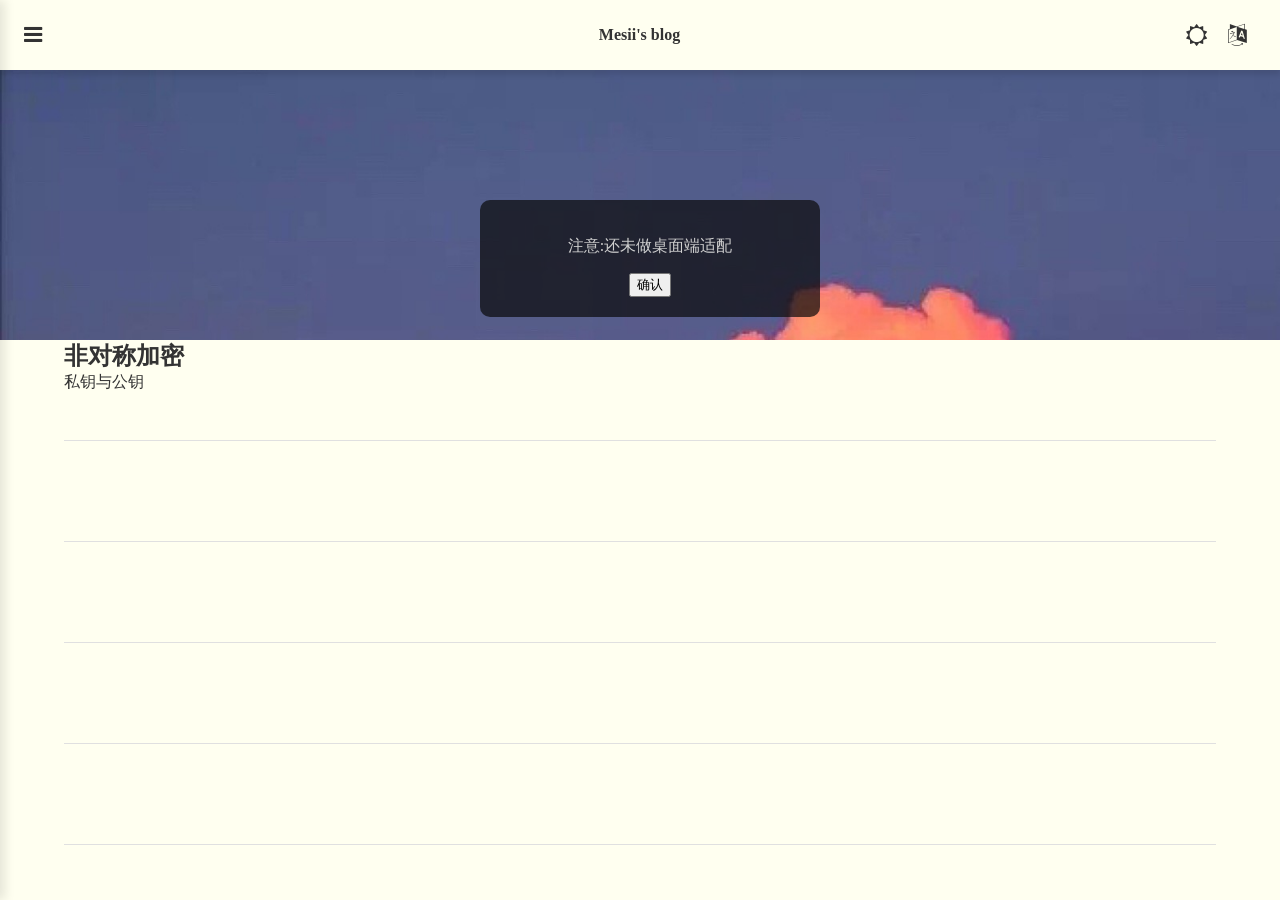
<file: index.html>
<!doctype html>
<html lang="zh-CN">
  <head>
    <meta charset="UTF-8" />
    <meta name="viewport" content="width=device-width, initial-scale=1.0" />
    <title>Mesii's Blog</title>

    <link
      rel="stylesheet"
      href="https://cdnjs.cloudflare.com/ajax/libs/font-awesome/4.7.0/css/font-awesome.min.css"
      integrity="sha512-SfTiTlX6kk+qitfevl/7LibUOeJWlt9rbyDn92a1DqWOw9vWG2MFoays0sgObmWazO5BQPiFucnnEAjpAB+/Sw=="
      crossorigin="anonymous"
      referrerpolicy="no-referrer"
    />
    <style>
      :root {
        /* 白天模式变量 */
        --bg-color: #fffff0;
        --text-color: #333;
        --card-bg: #fffff0;
        --header-bg: rgba(255, 255, 240, 0.2);
        --border-color: #e0e0e0;
        --hover-color: #efefe0;
        --sidebar-bg: rgba(100, 100, 100, 0.95);
        --sidebar-text: #e0e0e0;
      }

      [data-theme="dark"] {
        /* 夜间模式变量 */
        --bg-color: #1a1a1a;
        --text-color: #e0e0e0;
        --card-bg: #2d2d2d;
        --header-bg: rgba(45, 45, 45, 0.2);
        --border-color: #404040;
        --hover-color: #3a3a3a;
        --sidebar-bg: rgba(20, 20, 20, 0.95);
        --sidebar-text: #d0d0d0;
      }

      body {
        height: 100vh;
        margin: 0px;
        overflow: hidden;
      }
      /*大盒子*/
      .a1 {
        display: flex;
        align-items: center;
        justify-content: space-between;
        width: calc(100% - 40px);
        height: 70px;
        padding-left: 20px;
        padding-right: 20px;
        background-color: var(--header-bg);
        backdrop-filter: blur(1px);
        position: fixed;
        z-index: 998;
        box-shadow: 0px 5px 5px rgba(0, 0, 0, 0.1);
        color: var(--text-color);
      }
      .a2 {
        width: 100%;
        height: 100vh;
        overflow-y: auto;
        background-color: var(--bg-color);
      }
      /*侧边栏*/
      .a3 {
        display: flex;
        flex-direction: column;
        align-items: center;
        transform: translateX(-100%);
        width: 200px;
        height: 100%;
        background-color: var(--sidebar-bg);
        box-shadow: 5px 0px 10px rgba(0, 0, 0, 0.1);
        position: fixed;
        left: 0px;
        top: 0px;
        transition: all 0.5s cubic-bezier(0.25, 0.8, 0.25, 1);
        z-index: 1000;
        color: var(--sidebar-text);
      }
      /*遮挡罩*/
      .a4 {
        opacity: 0;
        visibility: hidden;
        top: 0px;
        left: 0px;
        position: fixed;
        height: 100%;
        width: 100%;
        transition: all 0.5s cubic-bezier(0.25, 0.8, 0.25, 1);
        background-color: rgba(0, 0, 0, 0.3);
        backdrop-filter: blur(2px);
        z-index: 999;
        cursor: pointer;
      }
      .menu-open .a3 {
        transform: translateX(0);
      }
      .menu-open .a4 {
        opacity: 1;
        visibility: visible;
      }

      .a11 {
        display: flex;
      }
      .a21 {
        width: 100%;
        height: 30%;
        margin-top: 70px;
        background-image: url("./picture/nef1.jpeg");
        background-size: cover;
        transition: all 0.5s ease;
      }
      .a21:hover {
        box-shadow: 0px 10px 15px rgba(0, 0, 0, 0.1);
        transform: translateY(-5px);
        cursor: pointer;
      }
      .a22 {
        width: 90%;
        height: 100px;
        background-color: var(--card-bg);
        color: var(--text-color);
        margin-left: 5%;
        margin-right: 5%;
        border-bottom: 1px solid var(--border-color);
      }
      .a22:hover {
        background-color: var(--hover-color);
      }

      .a31 {
        border-bottom: 1px solid #888888;
        width: 100px;
        text-align: center;
        line-height: 40px;
        margin: 5px;
      }
      .a32 {
        font-size: 10px;
        color: #808080;
        height: 30px;
        width: 90%;
        margin-top: auto;
      }

      .xuan:hover {
        cursor: pointer;
      }
      .h {
        margin: 0px;
        color: var(--text-color);
      }
      /*图标*/
      #hanber {
        margin-right: 61px;
        margin-left: 4px;
      }
      #search {
        padding: 10px;
        transition: margin 0.5s cubic-bezier(0.25, 0.8, 0.25, 1);
        display: inline-block;
        height: 22px;
        width: 22px;
        font-size: 22px;
      }
      #search:hover {
        background-color: rgba(20, 20, 20, 0.2);
        margin-left: 60px;
      }

      #sun {
        height: 22px;
        width: 22px;
        font-size: 22px;
        padding: 10px;
        border-radius: 5px;
      }
      #search {
        display: none;
      }
      #language {
        height: 22px;
        width: 22px;
        font-size: 22px;
        padding: 10px;
        border-radius: 5px;
      }
      #sun:hover {
        background-color: rgba(20, 20, 20, 0.2);
      }
      #language:hover {
        background-color: rgba(20, 20, 20, 0.2);
      }
      .no_style_a {
        text-decoration: none; /* 1. 去掉下划线 */
        color: inherit; /* 2. 颜色继承父级元素（父级是黑色它就是黑色） */
        cursor: pointer;
      }

      /*暂时添加*/
      .onetime {
        text-align: center;
        height: auto;
        padding: 20px;
        width: 300px;
        position: fixed;
        top: 200px;
        left: calc(50% - 160px);
        background-color: rgba(10, 10, 10, 0.7);
        z-index: 1001;
        border-radius: 10px;
        color: #d0d0d0;
      }
      .disnone {
        display: none;
      }
      .onetime1 {
        cursor: pointer;
      }

      @media screen and (max-width: 600px) {
        .a22 {
          width: 98%;
          margin-right: 0%;
          margin-left: 0%;
          padding-left: 2%;
        }
      }
    </style>
  </head>
  <body>
    <!--顶-->
    <div class="a1">
      <span class="fa fa-bars fa-lg xuan" id="hanber"></span>
      <b>Mesii's blog</b>
      <span class="a11">
        <span class="fa fa-sun-o xuan" id="sun"> </span>
        <span class="fa fa-language xuan" id="language"> </span>
        <span class="fa fa-search fa-lg xuan" id="search"> </span
      ></span>
    </div>
    <!--内容-->
    <div class="a2">
      <!--图片-->
      <div class="a21"></div>
      <!--内容-->
      <a href="./article1.html" class="no_style_a">
        <div class="a22">
          <h2 class="h">非对称加密</h2>
          <p class="h">私钥与公钥</p>
        </div>
      </a>
      <a href="./article1.html" class="no_style_a">
        <div class="a22">
          <h2 class="h"></h2>
          <p class="h"></p>
        </div>
      </a>
      <a href="./article1.html" class="no_style_a">
        <div class="a22">
          <h2 class="h"></h2>
          <p class="h"></p>
        </div>
      </a>
      <a href="./article1.html" class="no_style_a">
        <div class="a22">
          <h2 class="h"></h2>
          <p class="h"></p>
        </div>
      </a>
      <a href="./article1.html" class="no_style_a">
        <div class="a22">
          <h2 class="h"></h2>
          <p class="h"></p>
        </div>
      </a>
      <a href="./article1.html" class="no_style_a">
        <div class="a22">
          <h2 class="h"></h2>
          <p class="h"></p>
        </div>
      </a>
      <a href="./article1.html" class="no_style_a">
        <div class="a22">
          <h2 class="h"></h2>
          <p class="h"></p>
        </div>
      </a>
    </div>
    <!--底部-->

    <!--侧边栏-->
    <div class="a3" id="a3">
      <img
        src="./picture/avatar.jpg"
        alt="tupian"
        height="120px"
        style="margin-top: 80px; margin-bottom: 30px"
      />
      <a href="#" class="no_style_a a31">首页 </a>
      <a href="#" class="no_style_a a31">关于我 </a>
      <a href="#" class="no_style_a a31">链接 </a>
      <a href="#" class="no_style_a a31">广告 </a>
      <div class="a32">Yi's Blog</div>
    </div>
    <!--罩-->
    <div class="a4" id="a4"></div>

    <!--提醒，一次-->
    <div class="onetime" id="onetime">
      <p>注意:还未做桌面端适配</p>
      <button class="onetime1" onclick="onetim()">确认</button>
    </div>

    <!--图片加载-->

    <div style="display: none">
      <img src="./picture/nef1.jpeg" alt="back" />
    </div>

    <script>
      let hanber = document.getElementById("hanber");
      let a2 = document.getElementById("search");
      let a3 = document.getElementById("a3");
      let a4 = document.getElementById("a4");
      let sun = document.getElementById("sun");
      //0->sun,1->moon;
      let sun_mode = 0;
      //汉堡
      hanber.addEventListener("click", function () {
        console.log("cebian  win!!!");
        document.body.classList.add("menu-open");
      });
      //搜索
      a2.addEventListener("click", function () {
        console.log("a2  win!!!");
      });
      //打开侧边栏
      a4.addEventListener("click", function () {
        console.log("body win!!");
        document.body.classList.remove("menu-open");
      });
      //切换夜间or白天模式
      sun.addEventListener("click", function () {
        if (sun_mode == 0) {
          sun.classList.replace("fa-sun-o", "fa-moon-o");
          document.documentElement.setAttribute("data-theme", "dark");
          localStorage.setItem("theme", "dark");

          sun_mode = 1;
          console.log("moon" + sun_mode);
        } else if (sun_mode == 1) {
          sun.classList.replace("fa-moon-o", "fa-sun-o");
          document.documentElement.removeAttribute("data-theme");
          localStorage.setItem("theme", "light");
          sun_mode = 0;
          console.log("sun" + sun_mode);
        }
      });
      // 页面加载时检查本地存储的主题设置
      window.addEventListener("DOMContentLoaded", () => {
        const savedTheme = localStorage.getItem("theme");
        const prefersDark = window.matchMedia(
          "(prefers-color-scheme: dark)",
        ).matches;

        if (savedTheme === "dark" || (!savedTheme && prefersDark)) {
          document.documentElement.setAttribute("data-theme", "dark");
          sun.classList.replace("fa-sun-o", "fa-moon-o");
          sun_mode = 1;
        }
      });
      var onetime = document.getElementById("onetime");
      function onetim() {
        onetime.classList.add("disnone");
      }
    </script>
  </body>
</html>
</file>
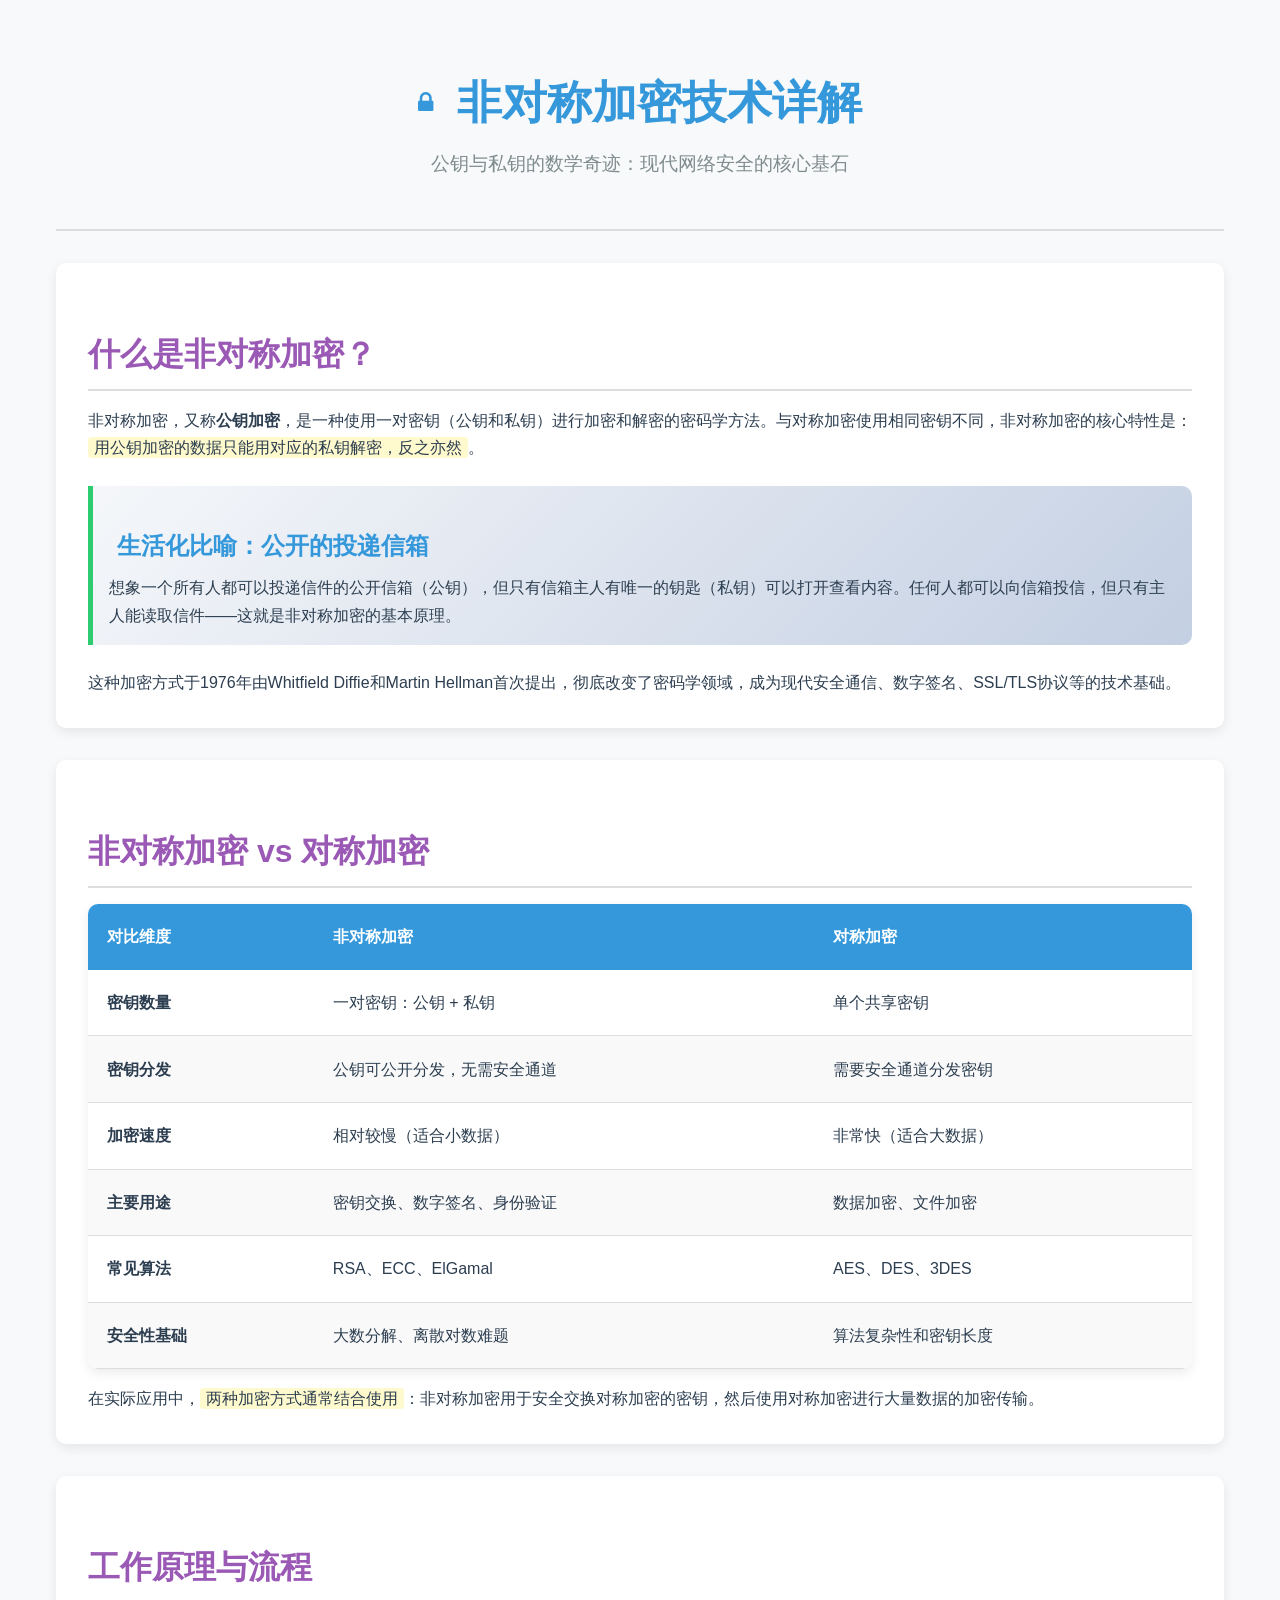
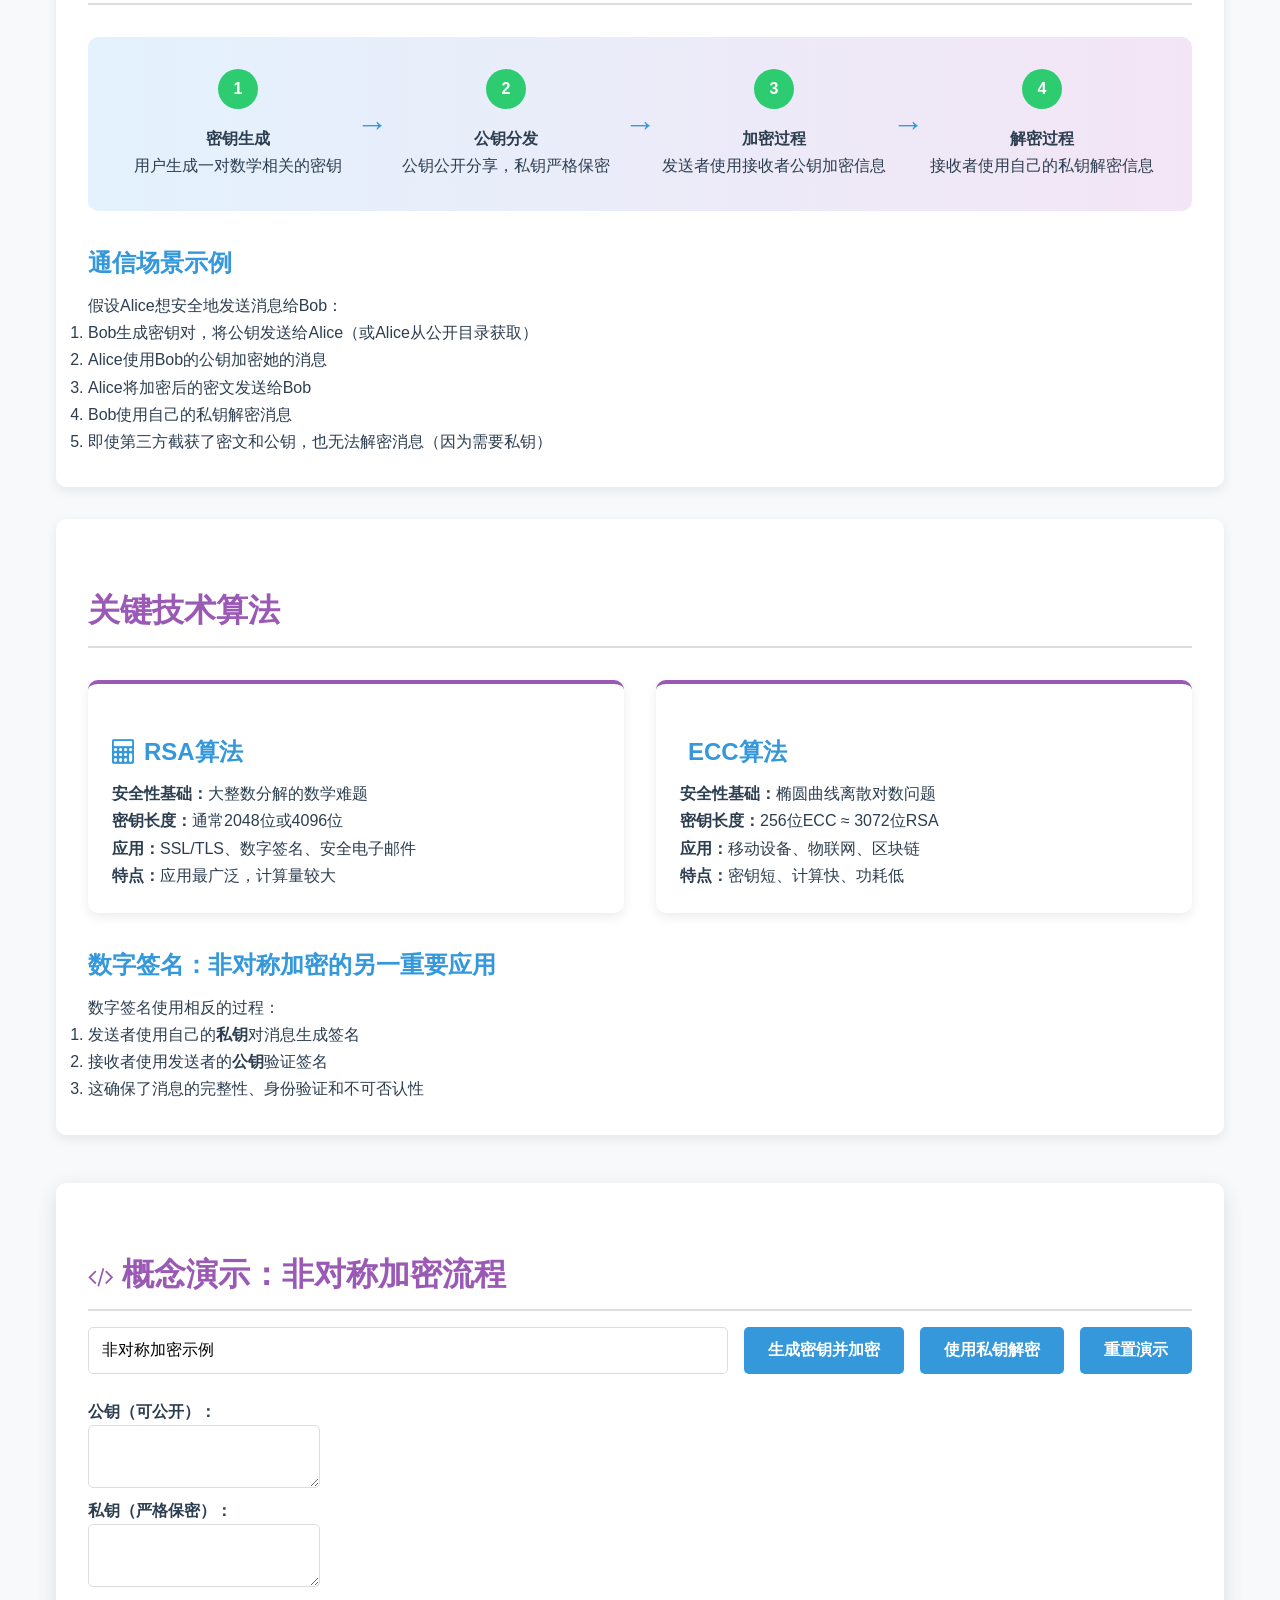
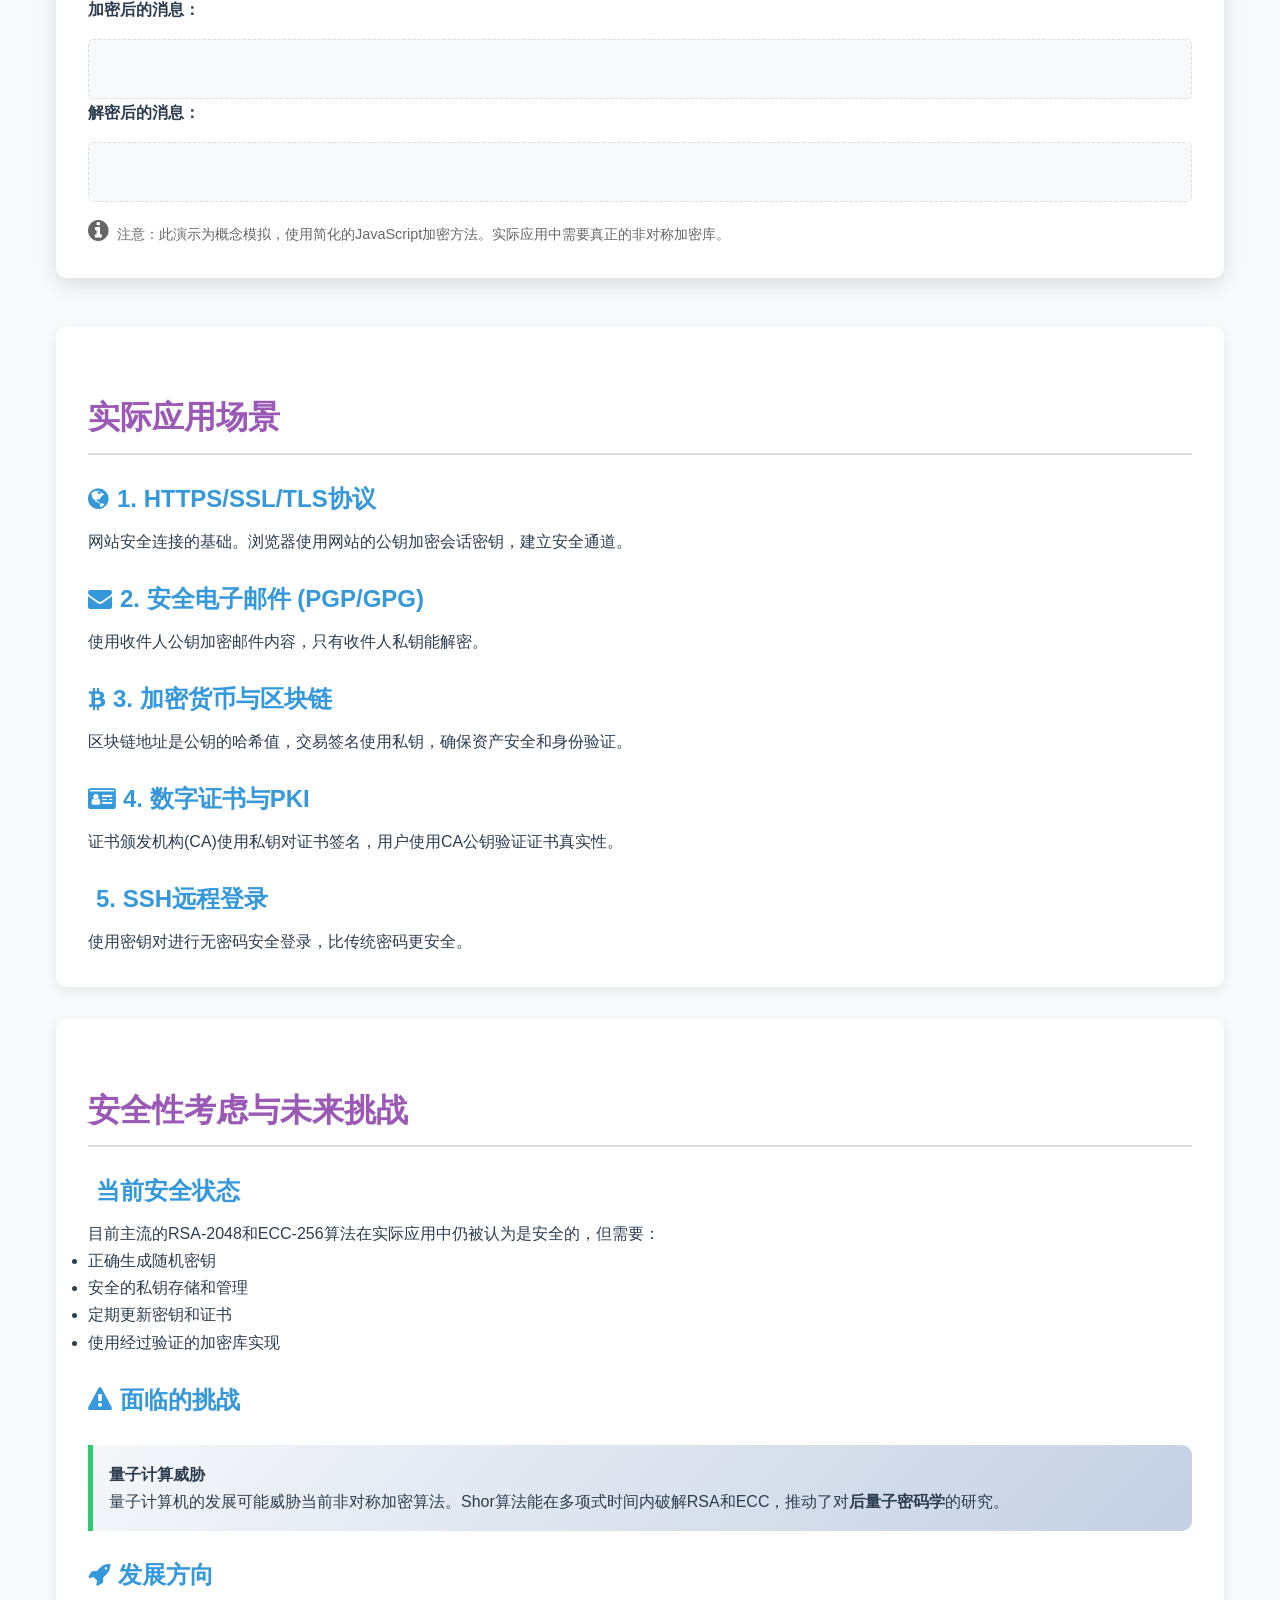
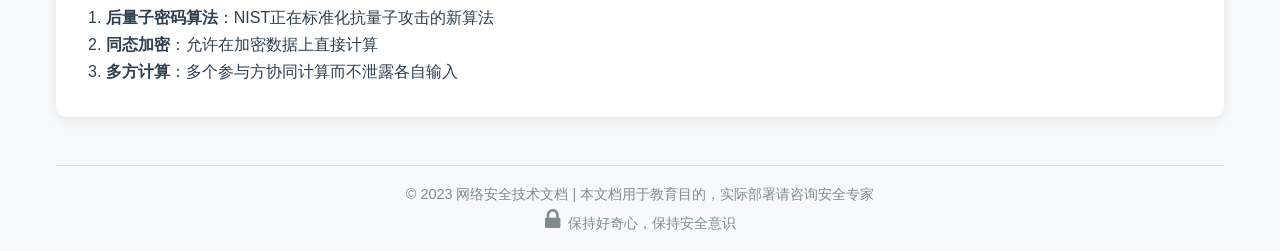
<file: article1.html>
<!doctype html>
<html lang="zh-CN">
  <head>
    <meta charset="UTF-8" />
    <meta name="viewport" content="width=device-width, initial-scale=1.0" />
    <title>非对称加密技术详解</title>
    <link
      rel="stylesheet"
      href="https://cdnjs.cloudflare.com/ajax/libs/font-awesome/4.7.0/css/font-awesome.min.css"
    />
    <link rel="stylesheet" href="./1.css" />
  </head>
  <body>
    <header>
      <h1><i class="fa fa-lock icon"></i>非对称加密技术详解</h1>
      <p class="subtitle">公钥与私钥的数学奇迹：现代网络安全的核心基石</p>
    </header>

    <section class="content-section">
      <h2>什么是非对称加密？</h2>
      <p>
        非对称加密，又称<b>公钥加密</b>，是一种使用一对密钥（公钥和私钥）进行加密和解密的密码学方法。与对称加密使用相同密钥不同，非对称加密的核心特性是：<span
          class="highlight"
          >用公钥加密的数据只能用对应的私钥解密，反之亦然</span
        >。
      </p>

      <div class="analogy-box">
        <h3><i class="fa fa-lightbulb icon"></i>生活化比喻：公开的投递信箱</h3>
        <p>
          想象一个所有人都可以投递信件的公开信箱（公钥），但只有信箱主人有唯一的钥匙（私钥）可以打开查看内容。任何人都可以向信箱投信，但只有主人能读取信件——这就是非对称加密的基本原理。
        </p>
      </div>

      <p>
        这种加密方式于1976年由Whitfield Diffie和Martin
        Hellman首次提出，彻底改变了密码学领域，成为现代安全通信、数字签名、SSL/TLS协议等的技术基础。
      </p>
    </section>

    <section class="content-section">
      <h2>非对称加密 vs 对称加密</h2>

      <table class="comparison-table">
        <thead>
          <tr>
            <th>对比维度</th>
            <th>非对称加密</th>
            <th>对称加密</th>
          </tr>
        </thead>
        <tbody>
          <tr>
            <td><strong>密钥数量</strong></td>
            <td>一对密钥：公钥 + 私钥</td>
            <td>单个共享密钥</td>
          </tr>
          <tr>
            <td><strong>密钥分发</strong></td>
            <td>公钥可公开分发，无需安全通道</td>
            <td>需要安全通道分发密钥</td>
          </tr>
          <tr>
            <td><strong>加密速度</strong></td>
            <td>相对较慢（适合小数据）</td>
            <td>非常快（适合大数据）</td>
          </tr>
          <tr>
            <td><strong>主要用途</strong></td>
            <td>密钥交换、数字签名、身份验证</td>
            <td>数据加密、文件加密</td>
          </tr>
          <tr>
            <td><strong>常见算法</strong></td>
            <td>RSA、ECC、ElGamal</td>
            <td>AES、DES、3DES</td>
          </tr>
          <tr>
            <td><strong>安全性基础</strong></td>
            <td>大数分解、离散对数难题</td>
            <td>算法复杂性和密钥长度</td>
          </tr>
        </tbody>
      </table>

      <p>
        在实际应用中，<span class="highlight">两种加密方式通常结合使用</span
        >：非对称加密用于安全交换对称加密的密钥，然后使用对称加密进行大量数据的加密传输。
      </p>
    </section>

    <section class="content-section">
      <h2>工作原理与流程</h2>

      <div class="workflow-visual">
        <div class="step">
          <div class="step-number">1</div>
          <h4>密钥生成</h4>
          <p>用户生成一对数学相关的密钥</p>
        </div>
        <div class="arrow">→</div>
        <div class="step">
          <div class="step-number">2</div>
          <h4>公钥分发</h4>
          <p>公钥公开分享，私钥严格保密</p>
        </div>
        <div class="arrow">→</div>
        <div class="step">
          <div class="step-number">3</div>
          <h4>加密过程</h4>
          <p>发送者使用接收者公钥加密信息</p>
        </div>
        <div class="arrow">→</div>
        <div class="step">
          <div class="step-number">4</div>
          <h4>解密过程</h4>
          <p>接收者使用自己的私钥解密信息</p>
        </div>
      </div>

      <h3>通信场景示例</h3>
      <p>假设Alice想安全地发送消息给Bob：</p>
      <ol>
        <li>Bob生成密钥对，将公钥发送给Alice（或Alice从公开目录获取）</li>
        <li>Alice使用Bob的公钥加密她的消息</li>
        <li>Alice将加密后的密文发送给Bob</li>
        <li>Bob使用自己的私钥解密消息</li>
        <li>即使第三方截获了密文和公钥，也无法解密消息（因为需要私钥）</li>
      </ol>
    </section>

    <section class="content-section">
      <h2>关键技术算法</h2>

      <div class="tech-detail">
        <div class="tech-card">
          <h3><i class="fa fa-calculator icon"></i>RSA算法</h3>
          <p><strong>安全性基础：</strong>大整数分解的数学难题</p>
          <p><strong>密钥长度：</strong>通常2048位或4096位</p>
          <p><strong>应用：</strong>SSL/TLS、数字签名、安全电子邮件</p>
          <p><strong>特点：</strong>应用最广泛，计算量较大</p>
        </div>

        <div class="tech-card">
          <h3><i class="fa fa-project-diagram icon"></i>ECC算法</h3>
          <p><strong>安全性基础：</strong>椭圆曲线离散对数问题</p>
          <p><strong>密钥长度：</strong>256位ECC ≈ 3072位RSA</p>
          <p><strong>应用：</strong>移动设备、物联网、区块链</p>
          <p><strong>特点：</strong>密钥短、计算快、功耗低</p>
        </div>
      </div>

      <h3>数字签名：非对称加密的另一重要应用</h3>
      <p>数字签名使用相反的过程：</p>
      <ol>
        <li>发送者使用自己的<b>私钥</b>对消息生成签名</li>
        <li>接收者使用发送者的<b>公钥</b>验证签名</li>
        <li>这确保了消息的完整性、身份验证和不可否认性</li>
      </ol>
    </section>

    <section class="demo-area content-section">
      <h2><i class="fa fa-code icon"></i>概念演示：非对称加密流程</h2>

      <div class="demo-controls">
        <input
          type="text"
          id="originalMessage"
          placeholder="输入要加密的消息..."
          value="非对称加密示例"
        />
        <button onclick="encryptMessage()">生成密钥并加密</button>
        <button onclick="decryptMessage()">使用私钥解密</button>
        <button onclick="resetDemo()">重置演示</button>
      </div>

      <div>
        <h4>公钥（可公开）：</h4>
        <textarea id="publicKeyDisplay" rows="2" readonly></textarea>

        <h4>私钥（严格保密）：</h4>
        <textarea id="privateKeyDisplay" rows="2" readonly></textarea>

        <h4>加密后的消息：</h4>
        <div class="message-display" id="encryptedMessage"></div>

        <h4>解密后的消息：</h4>
        <div class="message-display" id="decryptedMessage"></div>
      </div>

      <p
        style="margin-top: var(--spacing-unit); font-size: 0.9rem; color: #666"
      >
        <i class="fa fa-info-circle icon"></i
        >注意：此演示为概念模拟，使用简化的JavaScript加密方法。实际应用中需要真正的非对称加密库。
      </p>
    </section>

    <section class="content-section">
      <h2>实际应用场景</h2>

      <h3><i class="fa fa-globe icon"></i>1. HTTPS/SSL/TLS协议</h3>
      <p>
        网站安全连接的基础。浏览器使用网站的公钥加密会话密钥，建立安全通道。
      </p>

      <h3><i class="fa fa-envelope icon"></i>2. 安全电子邮件 (PGP/GPG)</h3>
      <p>使用收件人公钥加密邮件内容，只有收件人私钥能解密。</p>

      <h3><i class="fa fa-bitcoin icon"></i>3. 加密货币与区块链</h3>
      <p>
        区块链地址是公钥的哈希值，交易签名使用私钥，确保资产安全和身份验证。
      </p>

      <h3><i class="fa fa-id-card icon"></i>4. 数字证书与PKI</h3>
      <p>证书颁发机构(CA)使用私钥对证书签名，用户使用CA公钥验证证书真实性。</p>

      <h3><i class="fa fa-mobile-alt icon"></i>5. SSH远程登录</h3>
      <p>使用密钥对进行无密码安全登录，比传统密码更安全。</p>
    </section>

    <section class="content-section">
      <h2>安全性考虑与未来挑战</h2>

      <h3><i class="fa fa-shield-alt icon"></i>当前安全状态</h3>
      <p>
        目前主流的RSA-2048和ECC-256算法在实际应用中仍被认为是安全的，但需要：
      </p>
      <ul>
        <li>正确生成随机密钥</li>
        <li>安全的私钥存储和管理</li>
        <li>定期更新密钥和证书</li>
        <li>使用经过验证的加密库实现</li>
      </ul>

      <h3><i class="fa fa-exclamation-triangle icon"></i>面临的挑战</h3>
      <div class="analogy-box">
        <h4>量子计算威胁</h4>
        <p>
          量子计算机的发展可能威胁当前非对称加密算法。Shor算法能在多项式时间内破解RSA和ECC，推动了对<b>后量子密码学</b>的研究。
        </p>
      </div>

      <h3><i class="fa fa-rocket icon"></i>发展方向</h3>
      <p>
        1. <b>后量子密码算法</b>：NIST正在标准化抗量子攻击的新算法<br />
        2. <b>同态加密</b>：允许在加密数据上直接计算<br />
        3. <b>多方计算</b>：多个参与方协同计算而不泄露各自输入
      </p>
    </section>

    <footer>
      <p>
        © 2023 网络安全技术文档 | 本文档用于教育目的，实际部署请咨询安全专家
      </p>
      <p><i class="fa fa-lock icon"></i>保持好奇心，保持安全意识</p>
    </footer>

    <script>
      // 模拟非对称加密的演示逻辑
      let demoKeys = {
        publicKey: null,
        privateKey: null,
        encryptedMessage: null,
      };

      function generateKeyPair() {
        // 模拟生成密钥对
        const timestamp = Date.now();
        demoKeys.publicKey = `RSA-PUB-${timestamp.toString(16).toUpperCase()}-END`;
        demoKeys.privateKey = `RSA-PRIV-${timestamp.toString(36).toUpperCase()}-SECURE`;

        document.getElementById("publicKeyDisplay").value = demoKeys.publicKey;
        document.getElementById("privateKeyDisplay").value =
          demoKeys.privateKey;

        return demoKeys;
      }

      function encryptMessage() {
        const originalMessage =
          document.getElementById("originalMessage").value;

        if (!originalMessage.trim()) {
          alert("请输入要加密的消息");
          return;
        }

        // 生成密钥对
        if (!demoKeys.publicKey) {
          generateKeyPair();
        }

        // 模拟加密过程
        const encoded = btoa(encodeURIComponent(originalMessage));
        demoKeys.encryptedMessage = `ENC[${encoded}]`;

        document.getElementById("encryptedMessage").innerHTML =
          `<span style="color: var(--primary-color); font-family: monospace;">${demoKeys.encryptedMessage}</span>`;

        document.getElementById("decryptedMessage").innerHTML =
          '<span style="color: #999;">等待解密...</span>';

        // 显示说明
        document.getElementById("publicKeyDisplay").style.backgroundColor =
          "#e8f5e9";
        setTimeout(() => {
          document.getElementById("publicKeyDisplay").style.backgroundColor =
            "";
        }, 1000);
      }

      function decryptMessage() {
        if (!demoKeys.encryptedMessage) {
          alert("请先生成密钥并加密消息");
          return;
        }

        if (!demoKeys.privateKey) {
          alert("私钥不可用");
          return;
        }

        // 模拟解密过程
        try {
          const encryptedPart = demoKeys.encryptedMessage.substring(
            4,
            demoKeys.encryptedMessage.length - 1,
          );
          const decoded = decodeURIComponent(atob(encryptedPart));

          document.getElementById("decryptedMessage").innerHTML =
            `<span style="color: var(--secondary-color); font-weight: bold;">${decoded}</span>`;

          // 高亮私钥显示区
          document.getElementById("privateKeyDisplay").style.backgroundColor =
            "#fff3cd";
          setTimeout(() => {
            document.getElementById("privateKeyDisplay").style.backgroundColor =
              "";
          }, 1000);

          // 显示成功消息
          const originalDisplay = document.getElementById("privateKeyDisplay");
          const originalValue = originalDisplay.value;
          originalDisplay.value = "✓ 解密成功！ " + originalValue;
          setTimeout(() => {
            originalDisplay.value = originalValue;
          }, 2000);
        } catch (e) {
          document.getElementById("decryptedMessage").innerHTML =
            `<span style="color: red;">解密失败: ${e.message}</span>`;
        }
      }

      function resetDemo() {
        demoKeys = {
          publicKey: null,
          privateKey: null,
          encryptedMessage: null,
        };
        document.getElementById("publicKeyDisplay").value = "";
        document.getElementById("privateKeyDisplay").value = "";
        document.getElementById("encryptedMessage").innerHTML = "";
        document.getElementById("decryptedMessage").innerHTML = "";
        document.getElementById("originalMessage").value = "非对称加密示例";
      }

      // 页面加载时初始化
      document.addEventListener("DOMContentLoaded", function () {
        // 可以添加一些初始动画或效果
        const title = document.querySelector("h1");
        title.style.opacity = "0";
        title.style.transform = "translateY(-20px)";

        setTimeout(() => {
          title.style.transition = "opacity 0.8s ease, transform 0.8s ease";
          title.style.opacity = "1";
          title.style.transform = "translateY(0)";
        }, 300);
      });
    </script>
  </body>
</html>
</file>
<file: 1.css>
:root {
    --paper-color: #f8f9fa;
    --text-color: #2c3e50;
    --primary-color: #3498db;
    --secondary-color: #2ecc71;
    --accent-color: #9b59b6;
    --border-color: #ddd;
    --shadow-light: 0 4px 12px rgba(0, 0, 0, 0.08);
    --shadow-medium: 0 6px 20px rgba(0, 0, 0, 0.12);
    --spacing-unit: 16px;
    --border-radius: 10px;
}

* {
    margin: 0;
    padding: 0;
    box-sizing: border-box;
}

body {
    background-color: var(--paper-color);
    color: var(--text-color);
    font-family: "Segoe UI", "Microsoft YaHei", sans-serif;
    line-height: 1.7;
    max-width: 1200px;
    margin: 0 auto;
    padding: var(--spacing-unit);
}

header {
    text-align: center;
    padding: calc(var(--spacing-unit) * 3) 0;
    margin-bottom: calc(var(--spacing-unit) * 2);
    border-bottom: 2px solid var(--border-color);
}

h1 {
    color: var(--primary-color);
    font-size: 2.8rem;
    margin-bottom: calc(var(--spacing-unit) * 0.5);
    display: flex;
    align-items: center;
    justify-content: center;
    gap: var(--spacing-unit);
}

h2 {
    color: var(--accent-color);
    font-size: 2rem;
    margin: calc(var(--spacing-unit) * 2) 0 var(--spacing-unit);
    padding-bottom: calc(var(--spacing-unit) * 0.5);
    border-bottom: 2px solid var(--border-color);
}

h3 {
    color: var(--primary-color);
    font-size: 1.5rem;
    margin: calc(var(--spacing-unit) * 1.5) 0 calc(var(--spacing-unit) * 0.5);
}

.subtitle {
    color: #7f8c8d;
    font-size: 1.2rem;
    font-weight: 300;
    max-width: 800px;
    margin: 0 auto;
}

.content-section {
    background: white;
    border-radius: var(--border-radius);
    padding: calc(var(--spacing-unit) * 2);
    margin-bottom: calc(var(--spacing-unit) * 2);
    box-shadow: var(--shadow-light);
    transition:
        transform 0.3s ease,
        box-shadow 0.3s ease;
}

.content-section:hover {
    transform: translateY(-4px);
    box-shadow: var(--shadow-medium);
}

.analogy-box {
    background: linear-gradient(135deg, #f5f7fa 0%, #c3cfe2 100%);
    border-left: 5px solid var(--secondary-color);
    padding: var(--spacing-unit);
    margin: calc(var(--spacing-unit) * 1.5) 0;
    border-radius: 0 var(--border-radius) var(--border-radius) 0;
}

.comparison-table {
    width: 100%;
    border-collapse: collapse;
    margin: var(--spacing-unit) 0;
    border-radius: var(--border-radius);
    overflow: hidden;
    box-shadow: var(--shadow-light);
}

.comparison-table th {
    background-color: var(--primary-color);
    color: white;
    padding: calc(var(--spacing-unit) * 1.2);
    text-align: left;
    font-weight: 600;
}

.comparison-table td {
    padding: calc(var(--spacing-unit) * 1.2);
    border-bottom: 1px solid var(--border-color);
}

.comparison-table tr:nth-child(even) {
    background-color: #f9f9f9;
}

.comparison-table tr:hover {
    background-color: #f0f7ff;
}

.tech-detail {
    display: flex;
    flex-wrap: wrap;
    gap: calc(var(--spacing-unit) * 2);
    margin: calc(var(--spacing-unit) * 2) 0;
}

.tech-card {
    flex: 1;
    min-width: 300px;
    background: white;
    padding: calc(var(--spacing-unit) * 1.5);
    border-radius: var(--border-radius);
    box-shadow: var(--shadow-light);
    border-top: 4px solid var(--accent-color);
}

.workflow-visual {
    display: flex;
    justify-content: space-between;
    align-items: center;
    margin: calc(var(--spacing-unit) * 2) 0;
    padding: calc(var(--spacing-unit) * 2);
    background: linear-gradient(90deg, #e3f2fd 0%, #f3e5f5 100%);
    border-radius: var(--border-radius);
    position: relative;
    overflow: hidden;
}

.step {
    text-align: center;
    position: relative;
    z-index: 2;
    flex: 1;
}

.step-number {
    display: inline-block;
    width: 40px;
    height: 40px;
    line-height: 40px;
    background-color: var(--secondary-color);
    color: white;
    border-radius: 50%;
    font-weight: bold;
    margin-bottom: var(--spacing-unit);
}

.arrow {
    font-size: 2rem;
    color: var(--primary-color);
    flex-shrink: 0;
}

.demo-area {
    margin: calc(var(--spacing-unit) * 3) 0;
    padding: calc(var(--spacing-unit) * 2);
    background: white;
    border-radius: var(--border-radius);
    box-shadow: var(--shadow-medium);
}

.demo-controls {
    display: flex;
    gap: var(--spacing-unit);
    margin-bottom: calc(var(--spacing-unit) * 1.5);
    flex-wrap: wrap;
}

input,
textarea,
button {
    padding: calc(var(--spacing-unit) * 0.8);
    border: 1px solid var(--border-color);
    border-radius: calc(var(--border-radius) / 2);
    font-family: inherit;
    font-size: 1rem;
}

input,
textarea {
    flex-grow: 1;
    min-width: 200px;
}

button {
    background-color: var(--primary-color);
    color: white;
    border: none;
    cursor: pointer;
    font-weight: 600;
    transition: background-color 0.3s ease;
    padding: calc(var(--spacing-unit) * 0.8) calc(var(--spacing-unit) * 1.5);
}

button:hover {
    background-color: #2980b9;
}

.message-display {
    background-color: #f8f9fa;
    padding: var(--spacing-unit);
    border-radius: calc(var(--border-radius) / 2);
    margin-top: var(--spacing-unit);
    border: 1px dashed var(--border-color);
    min-height: 60px;
    word-break: break-all;
}

.highlight {
    background-color: #fffacd;
    padding: 2px 6px;
    border-radius: 3px;
    font-weight: 500;
}

footer {
    text-align: center;
    margin-top: calc(var(--spacing-unit) * 3);
    padding-top: var(--spacing-unit);
    border-top: 1px solid var(--border-color);
    color: #7f8c8d;
    font-size: 0.9rem;
}

@media (max-width: 768px) {
    .workflow-visual {
        flex-direction: column;
        gap: calc(var(--spacing-unit) * 1.5);
    }

    .arrow {
        transform: rotate(90deg);
    }

    .tech-detail {
        flex-direction: column;
    }

    h1 {
        font-size: 2rem;
        flex-direction: column;
        gap: calc(var(--spacing-unit) * 0.5);
    }
}

.icon {
    font-size: 1.5rem;
    margin-right: 8px;
}
</file>
